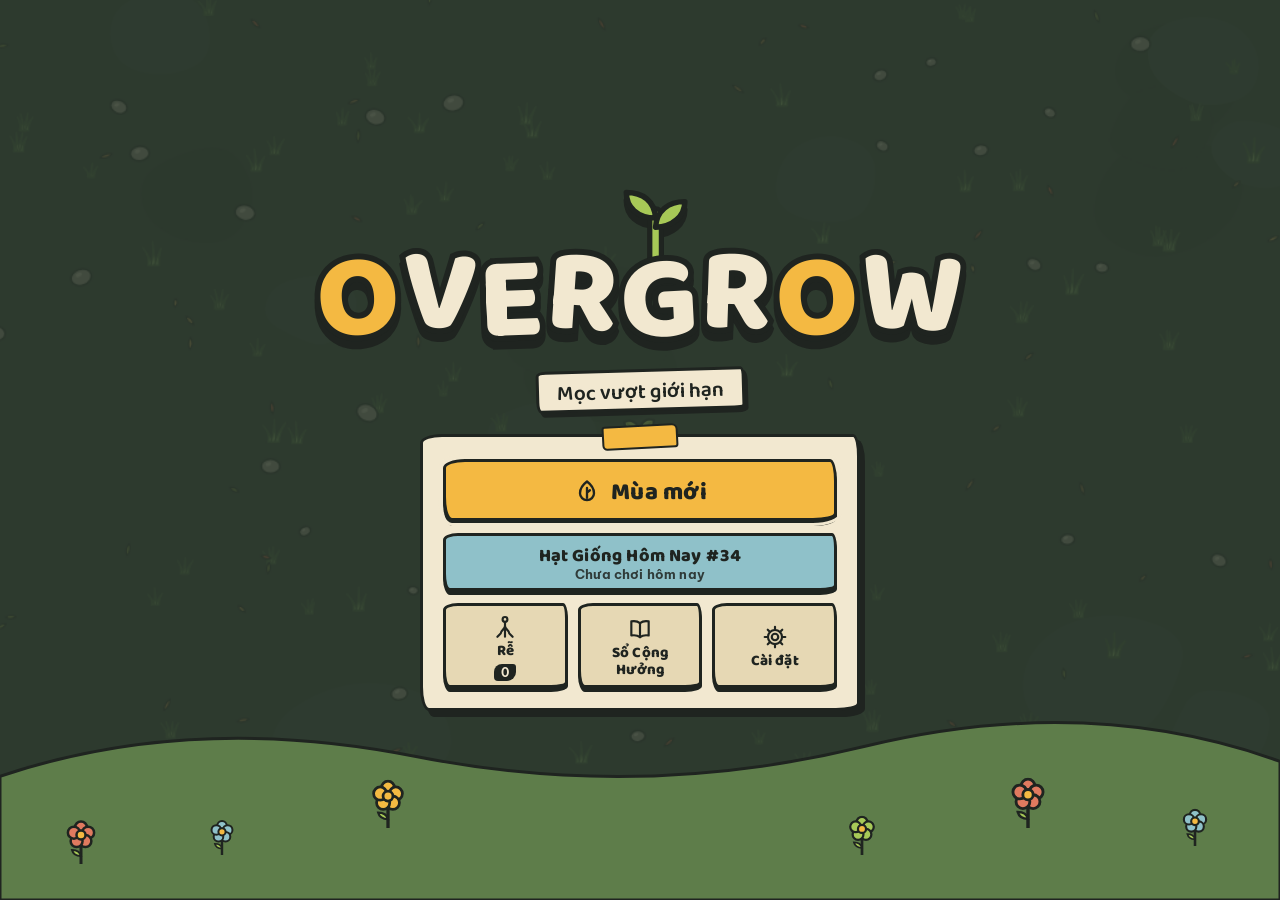
<file: index.html>
<!doctype html>
<html lang="vi">
<head>
<meta charset="utf-8">
<meta name="viewport" content="width=device-width, initial-scale=1, viewport-fit=cover">
<meta name="theme-color" content="#2E3A2F">
<meta name="color-scheme" content="dark">
<meta name="mobile-web-app-capable" content="yes">
<meta name="apple-mobile-web-app-capable" content="yes">
<meta name="apple-mobile-web-app-status-bar-style" content="black-translucent">
<title>Overgrow — Mọc vượt giới hạn</title>
<!-- boot.js must run first: in-app browser bridge stubs (Zalo), safe areas, real visible height -->
<script src="js/boot.js?v=1"></script>
<link rel="stylesheet" href="css/style.css?v=1">
</head>
<body>
<div id="app">
  <canvas id="game" aria-label="Khu vườn Overgrow"></canvas>
  <div id="ui" lang="vi"></div>
</div>
<noscript>Overgrow cần bật JavaScript để chơi.</noscript>
<script src="js/core.js?v=1"></script>
<script src="js/tree.js?v=1"></script>
<script src="js/world.js?v=1"></script>
<script src="js/meta.js?v=1"></script>
<script src="js/audio.js?v=1"></script>
<script src="js/render.js?v=1"></script>
<script src="js/treeview.js?v=1"></script>
<script src="js/ui.js?v=1"></script>
<script src="js/main.js?v=1"></script>
</body>
</html>
</file>
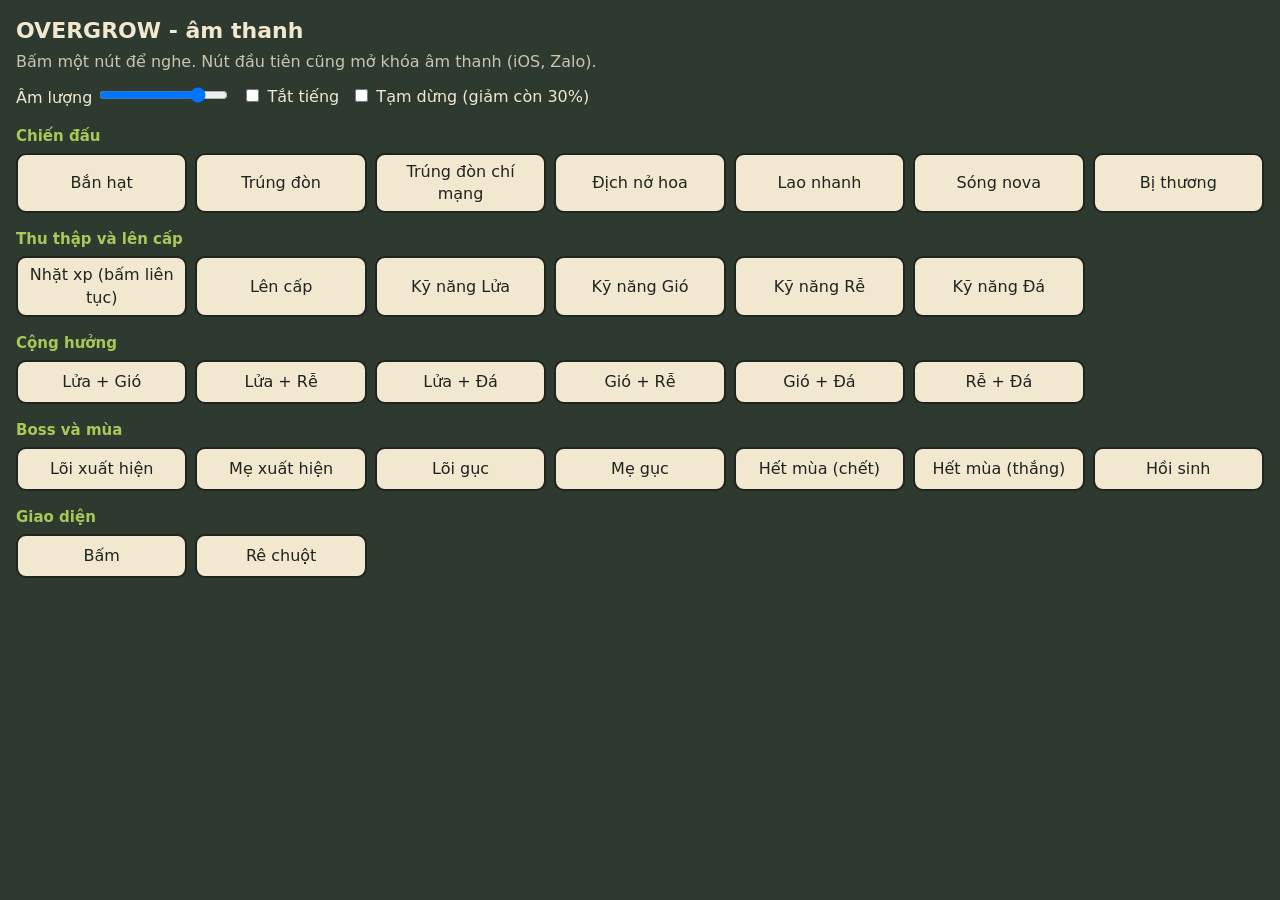
<file: audio-preview.html>
<!doctype html>
<html lang="vi"><head><meta charset="utf-8">
<meta name="viewport" content="width=device-width, initial-scale=1">
<title>OVERGROW - nghe thử âm thanh</title>
<style>
  body{margin:0;padding:16px;background:#2E3A2F;color:#F2E8D0;font:16px/1.4 'Be Vietnam Pro',system-ui,sans-serif}
  h1{font-size:22px;margin:0 0 4px} p{margin:0 0 12px;opacity:.8}
  .bar{display:flex;gap:12px;align-items:center;flex-wrap:wrap;margin-bottom:16px}
  .grid{display:grid;grid-template-columns:repeat(auto-fill,minmax(160px,1fr));gap:8px;margin-bottom:16px}
  button{min-height:44px;border:2px solid #1F2420;border-radius:10px;background:#F2E8D0;color:#1F2420;font:inherit;padding:6px 10px;cursor:pointer;touch-action:manipulation}
  button:active{background:#F4B942} h2{font-size:15px;margin:14px 0 6px;color:#A7C957}
  select,input{font:inherit}
</style></head><body>
<h1>OVERGROW - âm thanh</h1>
<p>Bấm một nút để nghe. Nút đầu tiên cũng mở khóa âm thanh (iOS, Zalo).</p>
<div class="bar">
  <label>Âm lượng <input id="vol" type="range" min="0" max="1" step="0.05" value="0.8"></label>
  <label><input id="mute" type="checkbox"> Tắt tiếng</label>
  <label><input id="duck" type="checkbox"> Tạm dừng (giảm còn 30%)</label>
</div>
<div id="root"></div>
<script>
  // minimal OG stub: just what audio.js needs
  (function () {
    var h = {};
    window.OG = { cfg: {}, state: { meta: { settings: { mute: false, volume: 0.8 } } },
      bus: { on: function (n, f) { (h[n] = h[n] || []).push(f); }, off: function () {},
             emit: function (n, d) { (h[n] || []).forEach(function (f) { f(d); }); } } };
  })();
</script>
<script src="js/audio.js"></script>
<script>
  var root = document.getElementById('root');
  var groups = [
    ['Chiến đấu', [
      ['Bắn hạt', 'player:shoot', {}], ['Trúng đòn', 'enemy:hit', { crit: false, kind: 'mold' }], ['Trúng đòn chí mạng', 'enemy:hit', { crit: true, kind: 'mold' }],
      ['Địch nở hoa', 'enemy:die', { kind: 'mold' }], ['Lao nhanh', 'player:dash', {}], ['Sóng nova', 'fx:nova', {}], ['Bị thương', 'player:hurt', { dmg: 8 }]]],
    ['Thu thập và lên cấp', [
      ['Nhặt xp (bấm liên tục)', 'xp:pickup', { amount: 1 }], ['Lên cấp', 'level:up', { level: 2 }],
      ['Kỹ năng Lửa', 'skill:gain', { branch: 'fire' }], ['Kỹ năng Gió', 'skill:gain', { branch: 'wind' }],
      ['Kỹ năng Rễ', 'skill:gain', { branch: 'root' }], ['Kỹ năng Đá', 'skill:gain', { branch: 'stone' }]]],
    ['Cộng hưởng', [
      ['Lửa + Gió', 'synergy:found', { branches: ['fire', 'wind'], first: true }], ['Lửa + Rễ', 'synergy:found', { branches: ['fire', 'root'], first: true }],
      ['Lửa + Đá', 'synergy:found', { branches: ['fire', 'stone'], first: true }], ['Gió + Rễ', 'synergy:found', { branches: ['wind', 'root'], first: true }],
      ['Gió + Đá', 'synergy:found', { branches: ['wind', 'stone'], first: false }], ['Rễ + Đá', 'synergy:found', { branches: ['root', 'stone'], first: false }]]],
    ['Boss và mùa', [
      ['Lõi xuất hiện', 'boss:spawn', { kind: 'core' }], ['Mẹ xuất hiện', 'boss:spawn', { kind: 'mother' }],
      ['Lõi gục', 'boss:dead', { kind: 'core' }], ['Mẹ gục', 'boss:dead', { kind: 'mother' }],
      ['Hết mùa (chết)', 'run:end', { result: 'death' }], ['Hết mùa (thắng)', 'run:end', { result: 'clear' }], ['Hồi sinh', 'player:revive', {}]]],
    ['Giao diện', [['Bấm', 'ui:click', {}], ['Rê chuột', 'ui:hover', {}]]]
  ];
  groups.forEach(function (gr) {
    var h = document.createElement('h2'); h.textContent = gr[0]; root.appendChild(h);
    var g = document.createElement('div'); g.className = 'grid'; root.appendChild(g);
    gr[1].forEach(function (b) {
      var el = document.createElement('button'); el.textContent = b[0];
      el.addEventListener('click', function () {
        OG.audio.unlock();
        setTimeout(function () { OG.bus.emit(b[1], b[2]); }, 80);
      });
      g.appendChild(el);
    });
  });
  var vol = document.getElementById('vol'), mute = document.getElementById('mute'), duck = document.getElementById('duck');
  function settings() { OG.bus.emit('settings:change', { settings: { mute: mute.checked, volume: +vol.value } }); }
  vol.oninput = settings; mute.onchange = settings;
  duck.onchange = function () { OG.bus.emit(duck.checked ? 'game:pause' : 'game:resume'); };
  OG.bus.emit('boot');
</script>
</body></html>
</file>
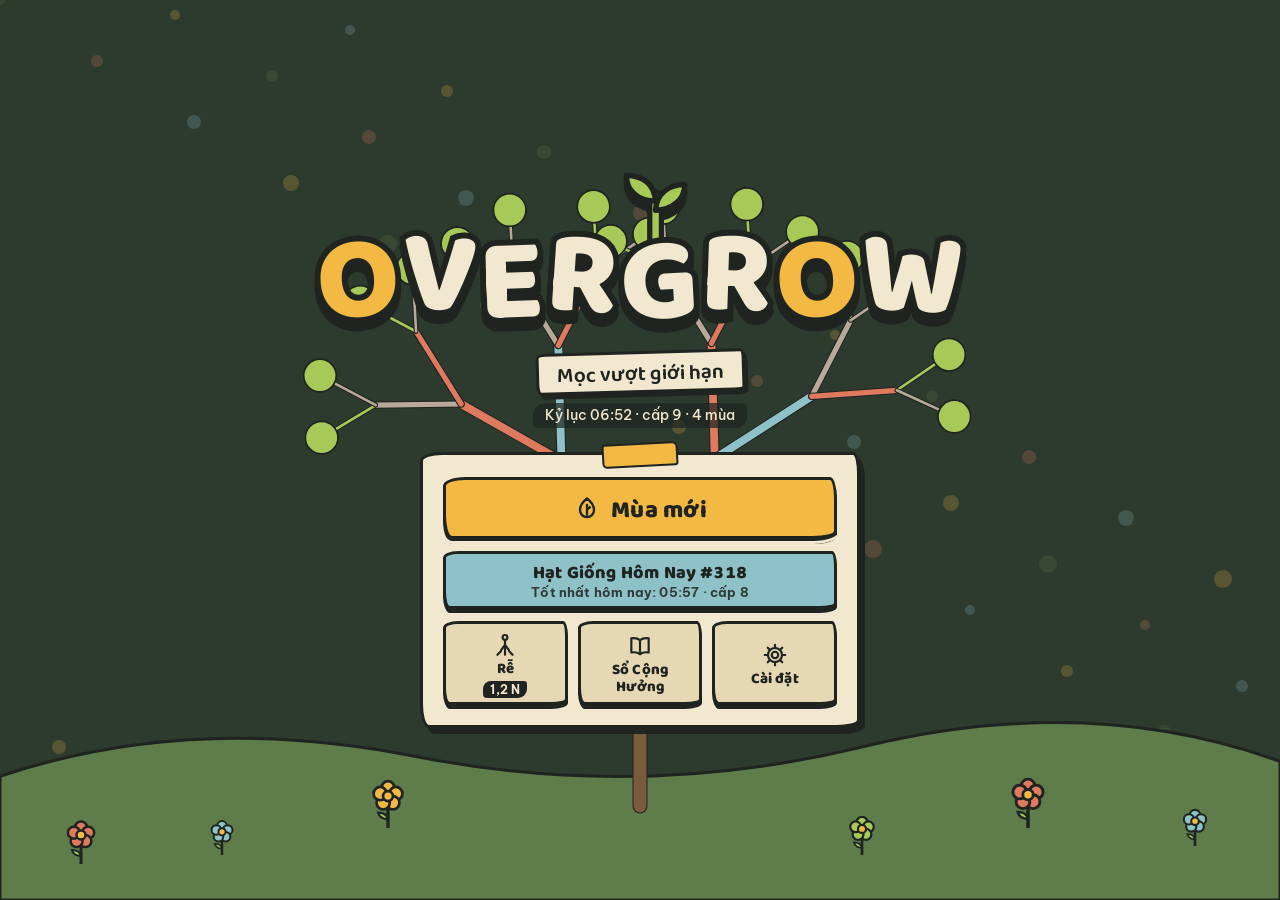
<file: tests/harness.html>
<!doctype html>
<html lang="vi"><head><meta charset="utf-8">
<meta name="viewport" content="width=device-width, initial-scale=1, viewport-fit=cover">
<title>Overgrow UI harness</title>
<script src="../js/boot.js"></script>
<link rel="stylesheet" href="../css/style.css">
</head><body>
<div id="app"><canvas id="game"></canvas><div id="ui"></div></div>
<script src="mock.js"></script>
<script src="../js/ui.js"></script>
<script>OG.boot();</script>
</body></html>
</file>
<file: css/style.css>
/* ---- self-hosted fonts: Baloo 2 (titles, numbers) + Be Vietnam Pro (text); vietnamese + latin subsets ---- */
@font-face{font-family:'Baloo 2';font-style:normal;font-weight:600;font-display:swap;src:url(../fonts/baloo-2-vietnamese-600-normal.woff2) format('woff2');unicode-range:U+0102-0103,U+0110-0111,U+0128-0129,U+0168-0169,U+01A0-01A1,U+01AF-01B0,U+0300-0301,U+0303-0304,U+0308-0309,U+0323,U+0329,U+1EA0-1EF9,U+20AB}
@font-face{font-family:'Baloo 2';font-style:normal;font-weight:600;font-display:swap;src:url(../fonts/baloo-2-latin-600-normal.woff2) format('woff2');unicode-range:U+0000-00FF,U+0131,U+0152-0153,U+02BB-02BC,U+02C6,U+02DA,U+02DC,U+0304,U+0308,U+0329,U+2000-206F,U+20AC,U+2122,U+2191,U+2193,U+2212,U+2215,U+FEFF,U+FFFD}
@font-face{font-family:'Baloo 2';font-style:normal;font-weight:800;font-display:swap;src:url(../fonts/baloo-2-vietnamese-800-normal.woff2) format('woff2');unicode-range:U+0102-0103,U+0110-0111,U+0128-0129,U+0168-0169,U+01A0-01A1,U+01AF-01B0,U+0300-0301,U+0303-0304,U+0308-0309,U+0323,U+0329,U+1EA0-1EF9,U+20AB}
@font-face{font-family:'Baloo 2';font-style:normal;font-weight:800;font-display:swap;src:url(../fonts/baloo-2-latin-800-normal.woff2) format('woff2');unicode-range:U+0000-00FF,U+0131,U+0152-0153,U+02BB-02BC,U+02C6,U+02DA,U+02DC,U+0304,U+0308,U+0329,U+2000-206F,U+20AC,U+2122,U+2191,U+2193,U+2212,U+2215,U+FEFF,U+FFFD}
@font-face{font-family:'Be Vietnam Pro';font-style:normal;font-weight:400;font-display:swap;src:url(../fonts/be-vietnam-pro-vietnamese-400-normal.woff2) format('woff2');unicode-range:U+0102-0103,U+0110-0111,U+0128-0129,U+0168-0169,U+01A0-01A1,U+01AF-01B0,U+0300-0301,U+0303-0304,U+0308-0309,U+0323,U+0329,U+1EA0-1EF9,U+20AB}
@font-face{font-family:'Be Vietnam Pro';font-style:normal;font-weight:400;font-display:swap;src:url(../fonts/be-vietnam-pro-latin-400-normal.woff2) format('woff2');unicode-range:U+0000-00FF,U+0131,U+0152-0153,U+02BB-02BC,U+02C6,U+02DA,U+02DC,U+0304,U+0308,U+0329,U+2000-206F,U+20AC,U+2122,U+2191,U+2193,U+2212,U+2215,U+FEFF,U+FFFD}
@font-face{font-family:'Be Vietnam Pro';font-style:normal;font-weight:500;font-display:swap;src:url(../fonts/be-vietnam-pro-vietnamese-500-normal.woff2) format('woff2');unicode-range:U+0102-0103,U+0110-0111,U+0128-0129,U+0168-0169,U+01A0-01A1,U+01AF-01B0,U+0300-0301,U+0303-0304,U+0308-0309,U+0323,U+0329,U+1EA0-1EF9,U+20AB}
@font-face{font-family:'Be Vietnam Pro';font-style:normal;font-weight:500;font-display:swap;src:url(../fonts/be-vietnam-pro-latin-500-normal.woff2) format('woff2');unicode-range:U+0000-00FF,U+0131,U+0152-0153,U+02BB-02BC,U+02C6,U+02DA,U+02DC,U+0304,U+0308,U+0329,U+2000-206F,U+20AC,U+2122,U+2191,U+2193,U+2212,U+2215,U+FEFF,U+FFFD}
@font-face{font-family:'Be Vietnam Pro';font-style:normal;font-weight:700;font-display:swap;src:url(../fonts/be-vietnam-pro-vietnamese-700-normal.woff2) format('woff2');unicode-range:U+0102-0103,U+0110-0111,U+0128-0129,U+0168-0169,U+01A0-01A1,U+01AF-01B0,U+0300-0301,U+0303-0304,U+0308-0309,U+0323,U+0329,U+1EA0-1EF9,U+20AB}
@font-face{font-family:'Be Vietnam Pro';font-style:normal;font-weight:700;font-display:swap;src:url(../fonts/be-vietnam-pro-latin-700-normal.woff2) format('woff2');unicode-range:U+0000-00FF,U+0131,U+0152-0153,U+02BB-02BC,U+02C6,U+02DA,U+02DC,U+0304,U+0308,U+0329,U+2000-206F,U+20AC,U+2122,U+2191,U+2193,U+2212,U+2215,U+FEFF,U+FFFD}

/* =====================================================================
   OVERGROW — "a gardener's field notebook"
   Paper cards, ink outlines, hand-cut corners, branch colours as stamps.
   Flat fills only: no glow, no soft gradients, no emoji.
   ===================================================================== */
:root {
  --ink: #1F2420;
  --paper: #F2E8D0;
  --paper-2: #E6D8B4;
  --paper-3: #D3C298;
  --ground: #2E3A2F;
  --grass: #5E7D4A;
  --amber: #F4B942;
  --amber-2: #F9D27A;
  --blight: #7B6F8A;
  --blight-ink: #3B3346;
  --berry: #B5405B;
  --fire: #E07A5F;
  --wind: #8FC1C9;
  --root: #A7C957;
  --stone: #B8A99A;
  --dim: #5A5742;

  --font-display: 'Baloo 2', 'Be Vietnam Pro', "Segoe UI", Roboto, "Helvetica Neue", Arial, sans-serif;
  --font: 'Be Vietnam Pro', "Segoe UI", Roboto, "Helvetica Neue", Arial, sans-serif;

  /* hand-cut corners: every corner a different radius */
  --cut-l: 22px 7px 24px 9px / 9px 22px 8px 24px;
  --cut-m: 15px 5px 17px 7px / 7px 15px 6px 17px;
  --cut-s: 10px 4px 11px 5px / 5px 10px 4px 11px;
  --bw: 3px;
  --sh: 5px 6px 0 var(--ink);
  --sh-s: 3px 4px 0 var(--ink);

  --ease: cubic-bezier(.2, .85, .3, 1.12);
  --ease-out: cubic-bezier(.2, .7, .2, 1);

  --sat: env(safe-area-inset-top, 0px);
  --sar: env(safe-area-inset-right, 0px);
  --sab: env(safe-area-inset-bottom, 0px);
  --sal: env(safe-area-inset-left, 0px);
  --vh100: 100vh;
  --mini: 120px;
  --tap: 44px;
  color-scheme: dark;
}
@supports (height: 100dvh) { :root { --vh100: 100dvh; } }

*, *::before, *::after { box-sizing: border-box; }
html, body { margin: 0; height: 100%; overflow: hidden; background: var(--ground); }
body {
  font: 400 16px/1.45 var(--font); color: var(--ink);
  -webkit-font-smoothing: antialiased; -webkit-text-size-adjust: 100%; text-size-adjust: 100%;
  overscroll-behavior: none;
}
#app {
  position: fixed; inset: 0; height: var(--vh100); overflow: hidden; background: var(--ground);
  touch-action: none; -webkit-user-select: none; user-select: none; -webkit-touch-callout: none;
  -webkit-tap-highlight-color: transparent;
}
#game { position: absolute; inset: 0; width: 100%; height: 100%; display: block; touch-action: none; }
#ui { position: absolute; inset: 0; pointer-events: none; overflow: hidden; }
button { font: inherit; color: inherit; margin: 0; }
[hidden] { display: none !important; }
svg { display: block; }
.ic { width: 22px; height: 22px; flex: none; fill: none; stroke: currentColor; stroke-width: 2; stroke-linecap: round; stroke-linejoin: round; }
.ic .fl { fill: currentColor; stroke: none; }
.sr { position: absolute; width: 1px; height: 1px; overflow: hidden; clip: rect(0 0 0 0); white-space: nowrap; }
.num { font-variant-numeric: tabular-nums; }

/* focus: paper ring inside an ink ring, readable on paper and on dark ground */
:focus { outline: none; }
:focus-visible { outline: 3px solid var(--paper); outline-offset: 2px; box-shadow: 0 0 0 6px var(--ink); }

/* ---------- Buttons: cut paper with a hard ink drop ---------- */
.btn {
  --bg: var(--paper-2);
  position: relative; display: inline-flex; align-items: center; justify-content: center; gap: 10px;
  min-height: 48px; padding: 4px 18px 0; background: var(--bg); color: var(--ink);
  border: var(--bw) solid var(--ink); border-radius: var(--cut-m); box-shadow: 0 4px 0 var(--ink);
  font: 800 18px/1.15 var(--font-display); letter-spacing: .01em; text-align: center;
  cursor: pointer; touch-action: manipulation; -webkit-tap-highlight-color: transparent;
  transition: transform .12s var(--ease-out), box-shadow .12s var(--ease-out), background-color .12s;
}
.btn .ic { margin-top: -3px; }
.btn small { display: block; font: 500 12.5px/1.25 var(--font); opacity: .8; }
@media (hover: hover) { .btn:hover:not(:disabled) { background: var(--paper); transform: translateY(-2px); box-shadow: 0 6px 0 var(--ink); } }
.btn:active:not(:disabled) { transform: translateY(3px); box-shadow: 0 1px 0 var(--ink); }
.btn:disabled { --bg: var(--paper-3); color: #6B6650; box-shadow: 0 2px 0 rgba(31,36,32,.55); border-color: rgba(31,36,32,.6); cursor: not-allowed; }
.btn--primary { --bg: var(--amber); }
@media (hover: hover) { .btn--primary:hover:not(:disabled) { background: var(--amber-2); } }
.btn--danger { --bg: var(--berry); color: var(--paper); }
@media (hover: hover) { .btn--danger:hover:not(:disabled) { background: #C94E6A; } }
.btn--xl { min-height: 62px; font-size: 24px; padding: 6px 22px 0; border-radius: var(--cut-l); box-shadow: 0 5px 0 var(--ink); }
.btn--icon { width: 48px; padding: 3px 0 0; }
.btn--wide { width: 100%; }
.btn--stack { flex-direction: column; gap: 2px; padding-top: 6px; }
.btn--tile { flex-direction: column; gap: 3px; min-height: 70px; padding: 8px 6px 4px; font-size: 15px; line-height: 1.15; }
.btn--tile .ic { width: 26px; height: 26px; margin: 0; }
.btn--tile .badge { font: 700 12px/1 var(--font); background: var(--ink); color: var(--paper); padding: 3px 7px 2px; border-radius: 8px 3px 9px 4px; }

/* ---------- Screens ---------- */
.screen {
  position: absolute; inset: 0; display: grid; place-items: center;
  padding: calc(var(--sat) + 14px) calc(var(--sar) + 14px) calc(var(--sab) + 14px) calc(var(--sal) + 14px);
  background: rgba(31, 36, 32, .68); pointer-events: auto; touch-action: none; overflow: hidden;
}
.screen.under > :not(.scene) { visibility: hidden; }
.screen.under { background: rgba(31, 36, 32, .5); }
.card {
  position: relative; display: flex; flex-direction: column; min-height: 0; max-height: 100%;
  background: var(--paper); color: var(--ink); border: var(--bw) solid var(--ink);
  border-radius: var(--cut-l); box-shadow: var(--sh);
}
.card::after { content: ""; position: absolute; inset: 6px; border: 1.5px dashed rgba(31, 36, 32, .28); border-radius: 18px 5px 20px 7px / 7px 18px 6px 20px; pointer-events: none; }
.screen:not([hidden]) .card { animation: cardIn .42s var(--ease) both; }
@keyframes cardIn { from { transform: translateY(26px) scale(.95); opacity: 0; } }
.tape {
  position: absolute; top: -13px; left: 50%; width: 76px; height: 24px; margin-left: -38px; z-index: 2;
  background: var(--amber); border: 2.5px solid var(--ink); border-radius: 3px 6px 3px 5px; transform: rotate(-3deg); pointer-events: none;
}
.tape--wind { background: var(--wind); transform: rotate(2.5deg); }
.tape--root { background: var(--root); transform: rotate(-2deg); }
.card__head { position: relative; z-index: 1; display: flex; align-items: center; gap: 12px; padding: 18px 16px 6px 20px; flex: none; }
.h2 { flex: 1; min-width: 0; margin: 0; font: 800 clamp(24px, 6.2vw, 32px)/1.2 var(--font-display); letter-spacing: .01em; padding-top: 4px; }
.h2 small { display: block; font: 500 13.5px/1.35 var(--font); color: var(--dim); letter-spacing: 0; }
.card__body {
  position: relative; z-index: 1; min-height: 0; overflow-y: auto; overflow-x: hidden; padding: 6px 20px 20px;
  overscroll-behavior: contain; touch-action: pan-y; -webkit-overflow-scrolling: touch;
  -webkit-user-select: text; user-select: text; scrollbar-width: thin; scrollbar-color: var(--ink) transparent;
}
.card__foot { position: relative; z-index: 1; padding: 4px 20px 20px; display: flex; gap: 12px; flex: none; }

/* ---------- Stamps & pips ---------- */
.stamp {
  --s: 44px; --r: -6deg; position: relative; flex: none; display: inline-grid; place-items: center; width: var(--s); height: var(--s);
  background: var(--b, var(--paper-3)); color: var(--ink); border: var(--bw) solid var(--ink);
  border-radius: 50% 46% 52% 48% / 48% 52% 46% 50%; transform: rotate(var(--r));
  box-shadow: inset 0 0 0 2.5px rgba(242, 232, 208, .55);
}
.stamp .ic { width: 62%; height: 62%; stroke-width: 2.2; }
.stamp--sm { --s: 30px; border-width: 2.5px; }
.stamp--lg { --s: 58px; }
.stamp--ghost { background: var(--paper-2); border-style: dashed; box-shadow: none; color: rgba(31, 36, 32, .55); opacity: .95; }
.stamp--ghost::after { content: attr(data-b); position: absolute; inset: auto 0 -2px 0; }
.cb .stamp { border-width: 3.5px; }
.pips { display: inline-flex; gap: 5px; align-items: center; }
.pip { width: 13px; height: 13px; border-radius: 50%; border: 2.5px solid var(--ink); background: var(--paper); }
.pip.on { background: var(--b, var(--ink)); }
.pip.next { background: var(--ink); animation: pipPulse 1.1s ease-in-out infinite; }
@keyframes pipPulse { 50% { transform: scale(1.3); } }
.tag {
  display: inline-block; font: 800 12.5px/1 var(--font-display); letter-spacing: .06em; text-transform: uppercase;
  padding: 5px 8px 2px; background: var(--berry); color: var(--paper); border: 2.5px solid var(--ink);
  border-radius: 6px 3px 7px 3px; transform: rotate(-3deg);
}
.tag--amber { background: var(--amber); color: var(--ink); }

/* =====================================================================
   TITLE
   ===================================================================== */
.scr-title { background: rgba(46, 58, 47, .78); }
.scr-title .scene { position: absolute; }
.title-bg { inset: 0; pointer-events: none; }
.hill { position: absolute; left: 0; right: 0; bottom: 0; height: 22%; }
.hill svg { width: 100%; height: 100%; }
.bloom { position: absolute; bottom: 6%; width: 34px; height: 44px; pointer-events: none; }
.bloom svg { width: 100%; height: 100%; }
.title-tree { inset: 0; width: 100%; height: 100%; pointer-events: none; }
.title-wrap { position: relative; display: flex; flex-direction: column; align-items: center; justify-content: center; gap: clamp(10px, 2.6vh, 26px); width: 100%; max-height: 100%; }
.brand { text-align: center; display: flex; flex-direction: column; align-items: center; gap: 8px; }
.wordmark {
  position: relative; margin: 0; padding-top: .35em; display: flex; justify-content: center;
  font: 800 clamp(44px, min(16.5vw, 17vh), 118px)/1 var(--font-display); letter-spacing: .01em;
  filter: drop-shadow(0 .07em 0 var(--ink));
}
.wordmark .l {
  display: inline-block; color: var(--paper); padding: .08em .005em .02em; -webkit-text-stroke: .1em var(--ink); paint-order: stroke fill;
  transform: translateY(var(--y, 0)) rotate(var(--r, 0deg));
}
.wordmark .l.o { color: var(--amber); }
.wordmark .sprout { position: absolute; left: 50%; top: -.02em; width: .62em; height: .62em; margin-left: -.18em; transform-origin: 50% 100%; animation: sway 3.4s ease-in-out infinite; }
@keyframes sway { 50% { transform: rotate(7deg); } }
.tagline {
  margin: 0; padding: 7px 18px 2px; background: var(--paper); border: var(--bw) solid var(--ink); border-radius: var(--cut-s);
  font: 600 clamp(16px, 4.4vw, 21px)/1.3 var(--font-display); transform: rotate(-1.6deg); box-shadow: var(--sh-s);
}
.records { margin: 2px 0 0; font: 500 13.5px/1.4 var(--font); color: var(--paper); background: rgba(31, 36, 32, .72); padding: 3px 12px; border-radius: 12px 4px 12px 4px; }
.menu { width: min(392px, 100%); padding: 22px 20px 20px; gap: 12px; --tilt: 0deg; flex: none; }
.menu::after { display: none; }
.menu .tape { top: -12px; }
.menu__daily { flex-direction: column; gap: 1px; min-height: 58px; padding: 8px 14px 4px; font-size: 18px; --bg: var(--wind); }
.menu__daily small { font-weight: 700; opacity: .85; }
.tiles { display: grid; grid-template-columns: repeat(3, 1fr); gap: 10px; }

/* =====================================================================
   HUD
   ===================================================================== */
.hud { position: absolute; inset: 0; pointer-events: none; font-family: var(--font); }
.hud > * { pointer-events: none; }
.xp { position: absolute; left: 0; right: 0; top: var(--sat); height: 14px; background: rgba(31, 36, 32, .85); border-bottom: 3px solid var(--ink); }
.xp i, .bar i { position: absolute; inset: 0; transform-origin: 0 50%; transform: scaleX(0); background: var(--amber); }
.xp i { transition: transform .12s linear; }
.xp .xp__mark { position: absolute; right: calc(var(--sar) + 8px); top: 0; font: 700 10px/11px var(--font); color: var(--paper); display: none; }
.hud-grid {
  position: absolute; left: 0; right: 0; top: calc(var(--sat) + 14px); padding: 10px calc(var(--sar) + 10px) 0 calc(var(--sal) + 10px);
  display: grid; grid-template-columns: 1fr 1fr auto; grid-template-areas: "stat stat pause" "clock light mini"; column-gap: 8px; row-gap: 8px; align-items: start;
}
.hud-stat { grid-area: stat; display: flex; align-items: center; gap: 8px; min-width: 0; }
.lvl {
  flex: none; display: grid; place-items: center; width: 50px; height: 50px; background: var(--amber); border: var(--bw) solid var(--ink);
  border-radius: 50% 47% 52% 48% / 48% 52% 47% 50%; box-shadow: 0 3px 0 var(--ink), inset 0 0 0 2.5px rgba(242, 232, 208, .55); transform: rotate(-5deg);
  font: 800 22px/1 var(--font-display); padding-top: 3px; color: var(--ink);
}
.lvl.pop { animation: lvPop .5s var(--ease); }
@keyframes lvPop { 40% { transform: rotate(-5deg) scale(1.35); } }
.lvl span { display: block; position: relative; top: 1px; }
.lvl small { position: absolute; font: 700 11px/1 var(--font); letter-spacing: .06em; top: -11px; left: -6px; background: var(--ink); color: var(--paper); padding: 2px 5px 1px; border-radius: 4px; transform: rotate(8deg); }
.hp { position: relative; flex: 1; min-width: 0; display: flex; align-items: center; gap: 6px; }
.hp .ic { width: 24px; height: 24px; color: var(--berry); flex: none; }
.hp .ic path { fill: var(--berry); stroke: var(--ink); }
.bar { position: relative; flex: 1; height: 22px; min-width: 60px; overflow: hidden; background: var(--paper-3); border: var(--bw) solid var(--ink); border-radius: 11px 5px 12px 5px; box-shadow: 0 3px 0 var(--ink); }
.hp .bar i { background: var(--berry); transition: transform .1s linear; }
.hp.low .bar i { animation: lowHp .7s steps(2) infinite; }
@keyframes lowHp { 50% { background: #E4586F; } }
.hp .hp__n { position: absolute; inset: 0; display: grid; place-items: center; font: 800 13px/1 var(--font-display); color: var(--paper); padding-top: 2px; -webkit-text-stroke: 3px var(--ink); paint-order: stroke fill; }
.chip {
  display: inline-flex; align-items: center; gap: 6px; min-height: 36px; padding: 3px 11px 0 9px; background: var(--paper); color: var(--ink);
  border: var(--bw) solid var(--ink); border-radius: var(--cut-s); box-shadow: 0 3px 0 var(--ink); font: 800 18px/1 var(--font-display); white-space: nowrap; max-width: 100%; min-width: 0;
}
.chip .ic { width: 20px; height: 20px; margin-top: -3px; }
.chip small { font: 600 12px/1 var(--font); color: var(--dim); margin-left: 1px; }
.chip--clock { grid-area: clock; justify-self: start; }
.chip--light { grid-area: light; justify-self: start; overflow: hidden; }
.chip--light b { font-weight: 800; overflow: hidden; text-overflow: ellipsis; }
.hud .pause-btn { grid-area: pause; justify-self: end; pointer-events: auto; width: 48px; height: 48px; min-height: 48px; padding: 0; --bg: var(--paper); }
.mini {
  grid-area: mini; justify-self: end; width: var(--mini); height: var(--mini); background: var(--paper); border: var(--bw) solid var(--ink);
  border-radius: 14px 5px 16px 6px / 6px 14px 5px 16px; box-shadow: var(--sh-s); overflow: hidden; margin-top: 2px;
}
.mini canvas { width: 100%; height: 100%; display: block; }
.dash {
  position: absolute; right: calc(var(--sar) + 16px); bottom: calc(var(--sab) + 20px); width: 92px; height: 92px; padding: 0; display: none; pointer-events: auto;
  border: 0; background: none; box-shadow: none; cursor: pointer; touch-action: none; -webkit-tap-highlight-color: transparent;
}
.is-touch .dash { display: block; }
.dash svg.ring { position: absolute; inset: 0; width: 100%; height: 100%; transform: rotate(-90deg); overflow: visible; }
.dash .disc { fill: var(--paper); stroke: var(--ink); stroke-width: 4; }
.dash .trk { fill: none; stroke: var(--paper-3); stroke-width: 8; }
.dash .prg { fill: none; stroke: var(--amber); stroke-width: 8; stroke-linecap: butt; }
.dash .lbl { position: absolute; inset: 0; display: grid; place-content: center; justify-items: center; gap: 0; font: 800 13px/1 var(--font-display); color: var(--ink); padding-top: 3px; }
.dash .lbl .ic { width: 30px; height: 30px; }
.dash:active { transform: scale(.94); }
.dash.ready .disc { fill: var(--amber); }
.dash.ready.flash { animation: dashReady .35s var(--ease); }
@keyframes dashReady { 40% { transform: scale(1.14); } }
.joy { position: absolute; left: 0; top: 0; width: 124px; height: 124px; pointer-events: none; opacity: 0; will-change: transform; }
.joy.on { opacity: 1; }
.joy__base { position: absolute; inset: 0; border-radius: 50%; border: 4px dashed rgba(242, 232, 208, .8); background: rgba(31, 36, 32, .28); }
.joy__knob { position: absolute; left: 50%; top: 50%; width: 56px; height: 56px; margin: -28px 0 0 -28px; border-radius: 50%; background: var(--amber); border: var(--bw) solid var(--ink); box-shadow: 0 3px 0 var(--ink); }
.toasts { position: absolute; left: 0; right: 0; top: calc(var(--sat) + 190px); display: flex; flex-direction: column; align-items: center; gap: 10px; padding: 0 12px; pointer-events: none; z-index: 5; }
.toast {
  position: relative; width: min(420px, 100%); display: grid; grid-template-columns: auto 1fr; gap: 4px 12px; align-items: center; padding: 12px 16px 12px 14px;
  background: var(--paper); border: var(--bw) solid var(--ink); border-radius: var(--cut-m); box-shadow: var(--sh-s); animation: toastIn .42s var(--ease) both;
}
.toast.out { animation: toastOut .3s ease-in both; }
@keyframes toastIn { from { transform: translateY(-34px) rotate(-3deg) scale(.9); opacity: 0; } }
@keyframes toastOut { to { transform: translateY(-20px); opacity: 0; } }
.toast__stamps { display: flex; align-items: center; grid-row: span 2; }
.toast__stamps .stamp + .stamp { margin-left: -10px; }
.toast__t { margin: 0; font: 800 clamp(18px, 4.8vw, 22px)/1.2 var(--font-display); padding-top: 3px; }
.toast__d { margin: 0; font: 400 13.5px/1.4 var(--font); color: var(--dim); }
.toast .tag { position: absolute; top: -13px; right: 12px; }
.toast--boss { background: var(--blight); color: var(--paper); }
.toast--boss .toast__t { color: var(--paper); -webkit-text-stroke: 4px var(--blight-ink); paint-order: stroke fill; }
.hint {
  position: absolute; left: calc(var(--sal) + 14px); bottom: calc(var(--sab) + 150px); max-width: min(260px, 60vw); padding: 12px 16px 10px 14px;
  background: var(--amber); border: var(--bw) solid var(--ink); border-radius: var(--cut-m); box-shadow: var(--sh-s); transform: rotate(-2deg);
  font: 700 15px/1.35 var(--font); display: flex; gap: 10px; align-items: center; animation: hintIn .5s var(--ease) both; pointer-events: none;
}
.hint .ic { width: 26px; height: 26px; flex: none; }
.hint.out { animation: toastOut .35s ease-in both; }
@keyframes hintIn { from { transform: translateY(20px) rotate(-6deg); opacity: 0; } }

/* =====================================================================
   LEVEL UP
   ===================================================================== */
.scr-levelup { background: rgba(31, 36, 32, .74); align-content: center; }
.lv-wrap { width: min(1080px, 100%); max-height: 100%; display: flex; flex-direction: column; align-items: center; gap: clamp(10px, 2.4vh, 22px); min-height: 0; }
.lv-head { display: flex; flex-direction: column; align-items: center; gap: 8px; text-align: center; flex: none; }
.lv-title {
  margin: 0; display: inline-flex; align-items: center; gap: 12px; padding: 6px 22px 2px; background: var(--amber); border: var(--bw) solid var(--ink); border-radius: var(--cut-m);
  box-shadow: var(--sh-s); transform: rotate(-1.5deg); font: 800 clamp(24px, 6vw, 36px)/1.25 var(--font-display); animation: cardIn .4s var(--ease) both;
}
.lv-title .ic { margin-top: -4px; width: 30px; height: 30px; }
.lv-note { margin: 0; display: inline-flex; align-items: center; gap: 8px; padding: 6px 14px; max-width: 100%; background: var(--paper); border: 2.5px solid var(--ink); border-radius: 12px 4px 13px 5px; font: 600 14.5px/1.35 var(--font); box-shadow: 0 3px 0 var(--ink); animation: hintIn .5s .25s var(--ease) both; }
.lv-note .ic { width: 20px; height: 20px; }
.lv-cards { width: 100%; min-height: 0; display: grid; grid-template-columns: 1fr; gap: 12px; padding: 16px 8px 10px; overflow-y: auto; overflow-x: hidden; touch-action: pan-y; overscroll-behavior: contain; scrollbar-width: none; }
.skill {
  --b: var(--stone); --rot: 0deg; position: relative; display: grid; grid-template-columns: 68px 1fr; grid-template-areas: "band body" "band pips" "syn syn";
  align-items: stretch; width: 100%; padding: 0; text-align: left; cursor: pointer; background: var(--paper); color: var(--ink);
  border: var(--bw) solid var(--ink); border-radius: var(--cut-m); box-shadow: 0 5px 0 var(--ink); touch-action: manipulation; -webkit-tap-highlight-color: transparent;
  transform: rotate(var(--rot)); animation: skillIn .5s var(--ease) both; animation-delay: calc(var(--i) * 70ms);
  transition: transform .14s var(--ease-out), box-shadow .14s var(--ease-out);
}
@keyframes skillIn { from { transform: translateY(90px) rotate(calc(var(--rot) * 3)); opacity: 0; } }
@media (hover: hover) { .skill:hover { transform: translateY(-5px) rotate(0deg); box-shadow: 0 10px 0 var(--ink); } }
.skill:active { transform: translateY(3px) rotate(0deg); box-shadow: 0 2px 0 var(--ink); }
.skill:focus-visible { transform: translateY(-5px) rotate(0deg); }
.skill__band { grid-area: band; position: relative; display: flex; flex-direction: column; align-items: center; justify-content: center; gap: 6px; background: var(--b); border-right: var(--bw) solid var(--ink); border-radius: 11px 0 0 13px / 7px 0 0 11px; padding: 8px 4px 6px; }
.skill__bn { font: 800 12.5px/1 var(--font-display); letter-spacing: .08em; text-transform: uppercase; color: var(--ink); padding-top: 2px; }
.skill__body { grid-area: body; padding: 9px 12px 0 14px; min-width: 0; }
.skill__name { display: block; font: 800 clamp(19px, 5vw, 23px)/1.2 var(--font-display); padding-top: 3px; }
.skill__desc { display: block; margin-top: 2px; font: 400 14px/1.4 var(--font); color: var(--dim); }
.skill__pips { grid-area: pips; padding: 3px 14px 9px; display: flex; align-items: center; gap: 8px; }
.skill__pips em { font: 700 12.5px/1 var(--font); font-style: normal; color: var(--dim); white-space: nowrap; }
.skill__pips .pips { gap: 4px; flex-wrap: nowrap; }
.skill__syn { grid-area: syn; display: flex; align-items: center; gap: 8px; padding: 8px 12px 7px; background: var(--amber); color: var(--ink); border-top: 2.5px dashed var(--ink); border-radius: 0 0 11px 13px / 0 0 7px 11px; font: 700 13.5px/1.3 var(--font); }
.skill__syn .ic { width: 20px; height: 20px; }
.skill__new { position: absolute; top: -12px; right: 10px; z-index: 2; }
.skill__key { position: absolute; top: -13px; left: 10px; z-index: 2; display: none; min-width: 28px; height: 28px; padding: 5px 7px 0; place-items: center; background: var(--ink); color: var(--paper); border-radius: 7px 3px 8px 3px; font: 800 15px/1 var(--font-display); text-align: center; }
html:not(.is-touch) .skill__key { display: block; }
.lv-foot { display: flex; align-items: center; justify-content: center; gap: 14px; flex-wrap: wrap; flex: none; }
.lv-keys { margin: 0; font: 500 13px/1.3 var(--font); color: var(--paper); display: none; }
html:not(.is-touch) .lv-keys { display: block; }
.lv-cards.locked .skill { pointer-events: none; }

/* =====================================================================
   Pause / settings / confirm / offline / photo
   ===================================================================== */
.pause-card { width: min(400px, 100%); }
.pause-card .card__body { display: flex; flex-direction: column; gap: 12px; align-items: stretch; }
.pause-tree { position: relative; height: clamp(110px, 24vh, 190px); flex: none; background: var(--paper-2); border: var(--bw) solid var(--ink); border-radius: var(--cut-s); overflow: hidden; }
.pause-tree canvas { width: 100%; height: 100%; display: block; }
.pause-meta { display: flex; gap: 8px; justify-content: space-between; flex-wrap: wrap; }
.pause-meta .chip { box-shadow: 0 2px 0 var(--ink); font-size: 16px; }
.btns { display: flex; flex-direction: column; gap: 12px; }
.set-card { width: min(480px, 100%); }
.rows { display: flex; flex-direction: column; margin: 0; padding: 0; list-style: none; }
.row { display: flex; align-items: center; gap: 14px; min-height: 60px; padding: 8px 2px; border-bottom: 2px dotted rgba(31, 36, 32, .35); cursor: pointer; }
.row:last-child { border-bottom: 0; }
.row__ic { display: grid; place-items: center; width: 40px; height: 40px; flex: none; background: var(--paper-2); border: 2.5px solid var(--ink); border-radius: 50% 44% 52% 46%; }
.row__t { flex: 1; min-width: 0; }
.row__t b { display: block; font: 800 18px/1.2 var(--font-display); padding-top: 3px; }
.row__t small { display: block; font: 400 13px/1.35 var(--font); color: var(--dim); }
.row--range { flex-wrap: wrap; cursor: default; }
.row--range .rng { flex: 1 1 100%; order: 3; margin-top: -4px; }
.row--range .row__v { font: 800 17px/1 var(--font-display); min-width: 3.2ch; text-align: right; padding-top: 3px; }
.sw {
  -webkit-appearance: none; appearance: none; position: relative; flex: none; width: 66px; height: 38px; margin: 0; cursor: pointer;
  background: var(--paper-3); border: var(--bw) solid var(--ink); border-radius: 19px 8px 19px 9px / 10px 19px 9px 19px; transition: background-color .15s;
}
.sw::before { content: ""; position: absolute; top: 3px; left: 3px; width: 26px; height: 26px; background: var(--paper); border: 2.5px solid var(--ink); border-radius: 50%; transition: transform .2s var(--ease), background-color .15s; }
.sw:checked { background: var(--root); }
.sw:checked::before { transform: translateX(28px); background: var(--amber); }
.rng { -webkit-appearance: none; appearance: none; width: 100%; height: 38px; margin: 0; background: transparent; cursor: pointer; --p: 80%; }
.rng::-webkit-slider-runnable-track { height: 12px; border: 2.5px solid var(--ink); border-radius: 7px; background: linear-gradient(90deg, var(--root) var(--p), var(--paper-3) var(--p)); }
.rng::-moz-range-track { height: 12px; border: 2.5px solid var(--ink); border-radius: 7px; background: linear-gradient(90deg, var(--root) var(--p), var(--paper-3) var(--p)); }
.rng::-webkit-slider-thumb { -webkit-appearance: none; width: 30px; height: 30px; margin-top: -10px; border-radius: 50%; background: var(--amber); border: var(--bw) solid var(--ink); box-shadow: 0 3px 0 var(--ink); }
.rng::-moz-range-thumb { width: 24px; height: 24px; border-radius: 50%; background: var(--amber); border: var(--bw) solid var(--ink); box-shadow: 0 3px 0 var(--ink); }
.rng:disabled { opacity: .45; cursor: not-allowed; }
.danger-zone { margin-top: 14px; padding-top: 14px; border-top: 2.5px dashed var(--ink); display: flex; flex-direction: column; gap: 8px; }
.danger-zone p { margin: 0; font: 400 13px/1.4 var(--font); color: var(--dim); }
.confirm-card { width: min(400px, 100%); text-align: center; }
.confirm-card .card__body { padding-top: 14px; display: flex; flex-direction: column; gap: 14px; align-items: center; }
.confirm-card p { margin: 0; font: 500 16px/1.5 var(--font); }
.confirm-card .btns { flex-direction: row; width: 100%; }
.confirm-card .btns .btn { flex: 1; }
.off-card { width: min(420px, 100%); text-align: center; }
.off-card .card__body { display: flex; flex-direction: column; align-items: center; gap: 12px; padding-top: 14px; }
.off-art { width: 132px; height: 96px; flex: none; }
.off-card .h2 { text-align: center; flex: none; }
.off-lines { width: 100%; margin: 0; padding: 0; list-style: none; text-align: left; }
.off-lines li { display: flex; align-items: baseline; gap: 8px; padding: 8px 2px; border-bottom: 2px dotted rgba(31, 36, 32, .35); font: 500 16px/1.3 var(--font); }
.off-lines li:last-child { border: 0; }
.off-lines li span { flex: 1; }
.off-lines li b { font: 800 22px/1.1 var(--font-display); }
.photo-card { width: min(420px, 100%); text-align: center; }
.photo-card .card__body { display: flex; flex-direction: column; gap: 12px; align-items: center; }
.photo-card img { width: auto; height: auto; max-width: 100%; max-height: min(52vh, 480px); border: var(--bw) solid var(--ink); border-radius: var(--cut-s); background: var(--paper-2); -webkit-user-select: auto; user-select: auto; -webkit-touch-callout: default; }
.photo-card p { margin: 0; font: 500 14px/1.4 var(--font); color: var(--dim); }

/* =====================================================================
   Roots & codex
   ===================================================================== */
.big-card { width: min(920px, 100%); height: auto; }
.rootbank { display: inline-flex; align-items: center; gap: 8px; padding: 4px 14px 0 8px; background: var(--root); border: var(--bw) solid var(--ink); border-radius: var(--cut-s); font: 800 22px/1.2 var(--font-display); box-shadow: 0 3px 0 var(--ink); white-space: nowrap; }
.rootbank .ic { margin-top: -4px; width: 26px; height: 26px; }
.grid { display: grid; grid-template-columns: repeat(auto-fill, minmax(min(100%, 150px), 1fr)); gap: 14px 10px; padding: 12px 4px 4px; }
@media (max-width: 559px) { .grid { grid-template-columns: repeat(auto-fill, minmax(min(100%, 130px), 1fr)); } .up h3 { font-size: 17px; } .up .btn { font-size: 15px; } }
@media (min-width: 560px) { .grid { grid-template-columns: repeat(auto-fill, minmax(190px, 1fr)); gap: 14px 12px; } }
.up {
  position: relative; display: flex; flex-direction: column; gap: 6px; padding: 12px 12px 12px; background: var(--paper-2); border: var(--bw) solid var(--ink);
  border-radius: var(--cut-m); box-shadow: 0 4px 0 var(--ink);
}
.up.maxed { background: var(--root); }
.up.bought { animation: bought .5s var(--ease); }
@keyframes bought { 35% { transform: scale(1.06) rotate(-1deg); } }
.up h3 { margin: 0; font: 800 18px/1.2 var(--font-display); padding-top: 3px; }
.up p { margin: 0; flex: 1; font: 400 13.5px/1.4 var(--font); color: var(--dim); }
.up.maxed p { color: var(--ink); }
.up__row { display: flex; align-items: center; justify-content: space-between; gap: 8px; margin-top: 2px; flex-wrap: wrap; }
.up .btn { min-height: 44px; width: 100%; font-size: 16px; padding: 4px 10px 0; gap: 6px; }
.up .btn .ic { width: 18px; height: 18px; }
.cx-count { display: inline-flex; align-items: center; padding: 4px 14px 0; background: var(--amber); border: var(--bw) solid var(--ink); border-radius: 50% 40% 52% 44% / 60% 50% 56% 48%; font: 800 20px/1.3 var(--font-display); transform: rotate(3deg); white-space: nowrap; }
.cx { position: relative; display: flex; flex-direction: column; gap: 6px; padding: 12px; background: var(--paper-2); border: var(--bw) solid var(--ink); border-radius: var(--cut-m); }
.cx--found { background: var(--paper); box-shadow: 0 4px 0 var(--ink); }
.cx--hidden { background: transparent; border-style: dashed; border-color: rgba(31, 36, 32, .5); }
.cx__top { display: flex; align-items: center; gap: 4px; }
.cx__plus { font: 800 18px/1 var(--font-display); padding: 4px 2px 0; }
.cx h3 { margin: 0; font: 800 18px/1.2 var(--font-display); padding-top: 3px; }
.cx p { margin: 0; font: 400 13.5px/1.4 var(--font); color: var(--dim); }
.cx__names { font: 700 12.5px/1 var(--font); color: var(--dim); letter-spacing: .02em; }
.empty { text-align: center; padding: 28px 8px; font: 500 15px/1.5 var(--font); color: var(--dim); }

/* =====================================================================
   WINTER
   ===================================================================== */
.scr-winter { background: rgba(59, 51, 70, .8); }
.scr-winter .scene { inset: 0; pointer-events: none; overflow: hidden; }
.snow { position: absolute; left: 0; top: -20px; width: 7px; height: 7px; border-radius: 50%; background: var(--paper); animation: snow 14s linear infinite; }
.snow--b { animation-duration: 19s; animation-delay: -7s; width: 5px; height: 5px; opacity: .8; }
@keyframes snow { to { transform: translateY(calc(var(--vh100) + 40px)); } }
.winter { width: min(980px, 100%); height: min(100%, 780px); display: grid; grid-template-columns: 1fr; grid-template-rows: auto minmax(90px, 1fr) auto; grid-template-areas: "head" "tree" "info"; }
.winter .card__head { grid-area: head; padding-bottom: 0; }
.winter__tree { grid-area: tree; position: relative; z-index: 1; margin: 6px 20px; min-height: 0; background: var(--paper-2); border: var(--bw) solid var(--ink); border-radius: var(--cut-s); overflow: hidden; }
.winter__tree canvas { position: absolute; inset: 0; width: 100%; height: 100%; display: block; }
.winter__info { grid-area: info; position: relative; z-index: 1; padding: 6px 20px 20px; display: flex; flex-direction: column; gap: 12px; min-height: 0; }
.winter .h2 { font-size: clamp(28px, 7.5vw, 40px); }
.season-no { align-self: flex-start; }
.stats { display: grid; grid-template-columns: repeat(2, 1fr); gap: 4px 18px; margin: 0; }
.stat { display: flex; align-items: baseline; gap: 6px; padding: 5px 0 3px; border-bottom: 2px dotted rgba(31, 36, 32, .4); }
.stat dt { flex: 1; font: 500 14px/1.2 var(--font); color: var(--dim); }
.stat dd { margin: 0; font: 800 22px/1.15 var(--font-display); text-align: right; white-space: nowrap; }
.stat--roots { grid-column: 1 / -1; align-items: center; background: var(--root); border: var(--bw) solid var(--ink); border-radius: var(--cut-s); padding: 6px 12px 3px; margin-top: 4px; box-shadow: 0 3px 0 var(--ink); }
.stat--roots dt { color: var(--ink); font: 800 18px/1.2 var(--font-display); display: flex; align-items: center; gap: 8px; }
.stat--roots dt .ic { width: 24px; height: 24px; margin-top: -3px; }
.stat--roots dd { font-size: 28px; }
.record { position: absolute; top: -17px; right: 22px; z-index: 3; font-size: 15px; padding: 8px 12px 4px; transform: rotate(5deg); animation: recIn .6s .5s var(--ease) both; }
@keyframes recIn { from { transform: scale(2.4) rotate(-12deg); opacity: 0; } }
.clear-note { margin: 0; padding: 7px 12px 5px; background: var(--paper-2); border: 2.5px dashed var(--ink); border-radius: 10px 4px 11px 5px; font: 600 14px/1.35 var(--font); display: flex; gap: 8px; align-items: center; }
.clear-note .ic { width: 20px; height: 20px; flex: none; }
.w-btns { display: grid; grid-template-columns: repeat(2, 1fr); gap: 10px; }
.w-btns .btn--primary { grid-column: 1 / -1; }
.w-btns.has4 { grid-template-columns: repeat(2, 1fr); }
.is-clear .winter .card__head .h2 { color: var(--ink); }
.garden-flowers { display: none; }

/* ---------- breakpoints by size, not by device ---------- */
@media (min-width: 720px) {
  .hud-grid { grid-template-columns: auto 1fr auto auto; grid-template-areas: "stat clock light pause" ". . . mini"; column-gap: 12px; align-items: center; }
  .hud-stat { width: min(340px, 40vw); }
  .chip--clock { justify-self: center; font-size: 24px; min-height: 42px; padding-right: 16px; }
  .chip--light { justify-self: end; }
  .toasts { top: calc(var(--sat) + 84px); }
  .hud-grid .mini { align-self: start; }
}
@media (min-width: 640px) {
  .lv-cards { grid-template-columns: repeat(var(--n, 3), 1fr); gap: 16px; align-items: stretch; padding-top: 14px; }
  .skill { grid-template-columns: 1fr; grid-template-rows: auto 1fr auto auto; grid-template-areas: "band" "body" "pips" "syn"; }
  .skill__band { flex-direction: row; justify-content: flex-start; gap: 10px; padding: 8px 12px 6px; border-right: 0; border-bottom: var(--bw) solid var(--ink); border-radius: 11px 11px 0 0 / 8px 8px 0 0; }
  .skill__body { padding: 12px 14px 4px; }
  .skill__syn { border-radius: 0 0 11px 13px / 0 0 7px 11px; }
}
@media (min-width: 640px) and (orientation: landscape) and (max-height: 560px) {
  .skill__band { padding: 5px 10px 4px; }
  .skill__body { padding: 8px 12px 2px; }
  .skill__desc { font-size: 13px; }
  .skill__pips { padding-bottom: 8px; }
  .lv-wrap { gap: 8px; }
  .lv-head { flex-direction: row; gap: 12px; }
  .lv-title { font-size: 24px; padding: 3px 16px 0; }
}
@media (max-width: 639px) and (max-height: 720px) {
  .lv-wrap { gap: 8px; }
  .lv-title { font-size: 22px; padding: 3px 16px 0; }
  .lv-title .ic { width: 24px; height: 24px; }
  .lv-note { font-size: 13px; padding: 4px 10px; }
  .lv-cards { gap: 10px; padding-top: 14px; }
  .skill__name { font-size: 19px; }
  .skill__desc { font-size: 13px; line-height: 1.35; }
  .skill__syn { font-size: 12.5px; padding: 5px 10px 4px; }
  .skill__body { padding-top: 7px; }
  .stamp { --s: 40px; }
}
@media (min-width: 640px) and (orientation: landscape) and (max-height: 560px) {
  .lv-wrap { display: grid; grid-template-columns: 1fr auto; grid-template-areas: "head foot" "cards cards"; align-items: center; gap: 4px 14px; }
  .lv-head { grid-area: head; flex-direction: row; justify-content: flex-start; flex-wrap: wrap; }
  .lv-foot { grid-area: foot; }
  .lv-cards { grid-area: cards; gap: 12px; padding-top: 14px; }
  .lv-keys { display: none !important; }
  .skill__syn { font-size: 12px; padding: 5px 8px 4px; }
  .skill__desc { font-size: 12.5px; }
  .skill__name { font-size: 18px; }
}
/* tablet / desktop: winter becomes two columns */
@media (min-width: 900px), (orientation: landscape) and (min-width: 640px) {
  .winter { grid-template-columns: minmax(0, 1.1fr) minmax(300px, 1fr); grid-template-rows: auto 1fr; grid-template-areas: "tree head" "tree info"; }
  .winter__tree { margin: 18px 6px 18px 18px; }
  .winter .card__head { padding-top: 22px; }
  .winter__info { justify-content: flex-end; }
}
/* landscape phones: everything shorter, title in two columns */
@media (orientation: landscape) and (max-height: 560px) {
  :root { --mini: 84px; }
  .screen { padding-top: calc(var(--sat) + 8px); padding-bottom: calc(var(--sab) + 8px); }
  .title-wrap { flex-direction: row; gap: 28px; justify-content: center; align-items: center; }
  .brand { flex: 0 1 46%; }
  .wordmark { font-size: clamp(40px, min(11vw, 17vh), 100px); }
  .menu { width: min(340px, 50%); padding: 18px 16px 16px; gap: 9px; }
  .btn--xl { min-height: 54px; font-size: 21px; }
  .menu__daily { min-height: 50px; }
  .btn--tile { min-height: 58px; padding: 5px 4px 3px; font-size: 13.5px; }
  .btn--tile .ic { width: 22px; height: 22px; }
  .dash { width: 78px; height: 78px; bottom: calc(var(--sab) + 12px); }
  .hint { bottom: calc(var(--sab) + 40px); }
  .hud-grid { padding-top: 6px; row-gap: 4px; }
  .lvl { width: 44px; height: 44px; font-size: 19px; }
  .toasts { top: calc(var(--sat) + 70px); }
  .pause-tree { display: none; }
  .card__head { padding-top: 14px; }
  .winter__info { gap: 8px; padding-bottom: 14px; }
  .stat dd { font-size: 19px; }
  .stat--roots dd { font-size: 24px; }
  .w-btns .btn { min-height: 48px; }
  .w-btns .btn--tile { min-height: 56px; }
  .off-art { display: none; }
  .set-card { width: min(780px, 100%); }
  .rows { display: grid; grid-template-columns: 1fr 1fr; column-gap: 24px; }
  .row { min-height: 52px; padding: 3px 2px; }
  .row__ic { width: 34px; height: 34px; }
  .row__ic .ic { width: 18px; height: 18px; }
  .row__t small { display: none; }
  .row__t b { font-size: 16px; }
  .row--range { flex-wrap: nowrap; }
  .row--range .rng { flex: 1 1 80px; order: 0; margin: 0; min-width: 60px; }
  .row--range .row__t { flex: 0 0 auto; }
  .danger-zone { margin-top: 6px; padding-top: 8px; flex-direction: row; align-items: center; }
  .danger-zone p { display: none; }
  .danger-zone .btn { min-height: 44px; }
  .grid { grid-template-columns: repeat(auto-fill, minmax(190px, 1fr)); }
}
@media (max-height: 460px) { .winter .h2 { font-size: 26px; } .clear-note { font-size: 13px; padding: 4px 10px 2px; } .record { top: -15px; } }
@media (min-width: 900px) and (min-height: 600px) { .winter .h2 { font-size: 44px; } .winter .h2 small { font-size: 16px; } .stat dd { font-size: 28px; } .stat dt { font-size: 16px; } .stat--roots dd { font-size: 34px; } .stats { gap: 6px 24px; } .clear-note { font-size: 16px; } }
@media (min-width: 700px) and (min-height: 640px) { .menu { width: min(440px, 100%); } }
@media (min-width: 1100px) { .hud-grid { padding-top: 16px; } :root { --mini: 132px; } }
@media (max-width: 380px) { .btn { padding-left: 12px; padding-right: 12px; } .h2 { font-size: 24px; } .chip { font-size: 16px; } .tiles { gap: 8px; } .btn--tile { font-size: 14px; } }

@media (min-width: 1280px) and (min-height: 700px) { .skill__name { font-size: 26px; } .skill__desc { font-size: 16px; } .skill__syn { font-size: 15px; } .lv-title { font-size: 42px; } .lv-note { font-size: 16px; } .skill__band { padding: 10px 14px 8px; } .stamp { --s: 50px; } }
/* large desktop screens: scale the notebook up so it does not look lost */
@media (min-width: 1500px) and (min-height: 860px) {
  .big-card, .set-card, .pause-card, .confirm-card, .off-card, .photo-card, .menu { zoom: 1.25; }
  .hud-grid, .toasts { zoom: 1.3; }
  .hint { zoom: 1.2; }
}
/* ---------- reduced motion ---------- */
@media (prefers-reduced-motion: reduce) {
  *, *::before, *::after { animation-duration: 1ms !important; animation-delay: 0ms !important; animation-iteration-count: 1 !important; transition-duration: 1ms !important; }
  .snow { display: none; }
}
.w-btns.n2 { grid-template-columns: repeat(3, 1fr); } /* no share tile: roots, photo, title */
.btn--xl .ic { width: 28px; height: 28px; }
</file>
